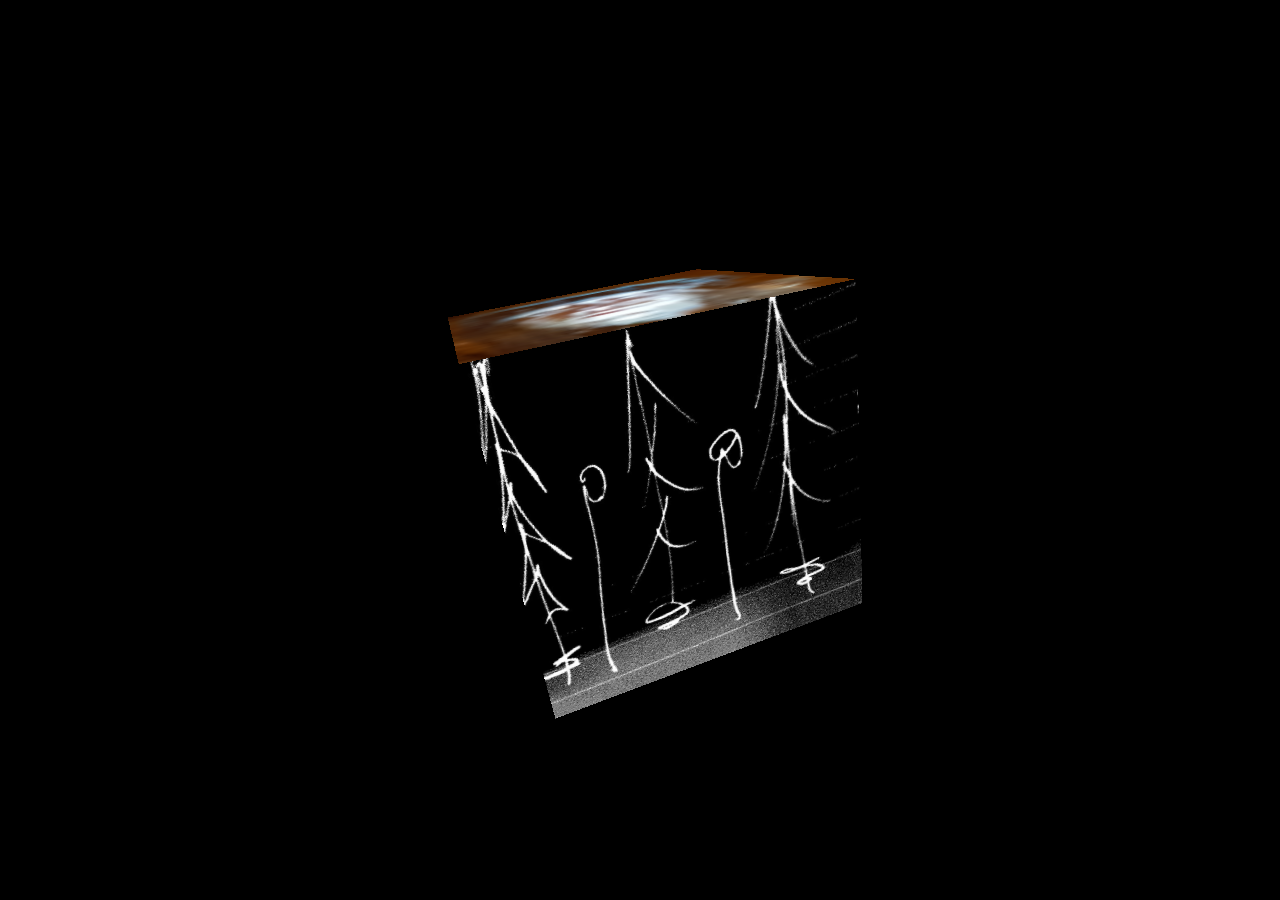
<file: index.html>
<html>
  <head>
    <title>Esko Janatuinen GitHub Pages</title>
    <style>
      body {
        margin: 0;
      }
      canvas {
        display: block;
      }
    </style>
  </head>
  <body>
    <script src="js/three.js"></script>
    <script>
      var scene = new THREE.Scene();
      var camera = new THREE.PerspectiveCamera(
        75,
        window.innerWidth / window.innerHeight,
        0.1,
        1000
      );

      var renderer = new THREE.WebGLRenderer();
      renderer.setSize(window.innerWidth, window.innerHeight);
      document.body.appendChild(renderer.domElement);

      let geometry = new THREE.BoxGeometry(1, 1, 1);
      let loader = new THREE.TextureLoader();
      let materialArray = [
        new THREE.MeshBasicMaterial({
          map: loader.load("s1.jpg"),
        }),
        new THREE.MeshBasicMaterial({
          map: loader.load("s4.jpg"),
        }),
        new THREE.MeshBasicMaterial({
          map: loader.load("s2.jpg"),
        }),
        new THREE.MeshBasicMaterial({
          map: loader.load("s3.jpg"),
        }),
        new THREE.MeshBasicMaterial({
          map: loader.load("666.jpg"),
        }),
        new THREE.MeshBasicMaterial({
          map: loader.load("666.jpg"),
        }),
      ];
      let cube = new THREE.Mesh(geometry, materialArray);

      //---

      scene.add(cube);

      camera.position.z = 2;

      var animate = function () {
        requestAnimationFrame(animate);

        cube.rotation.x += 0.006;
        cube.rotation.y += 0.006;
        cube.rotation.z += 0.003;

        renderer.render(scene, camera);
      };

      animate();
    </script>
  </body>
</html>
</file>
